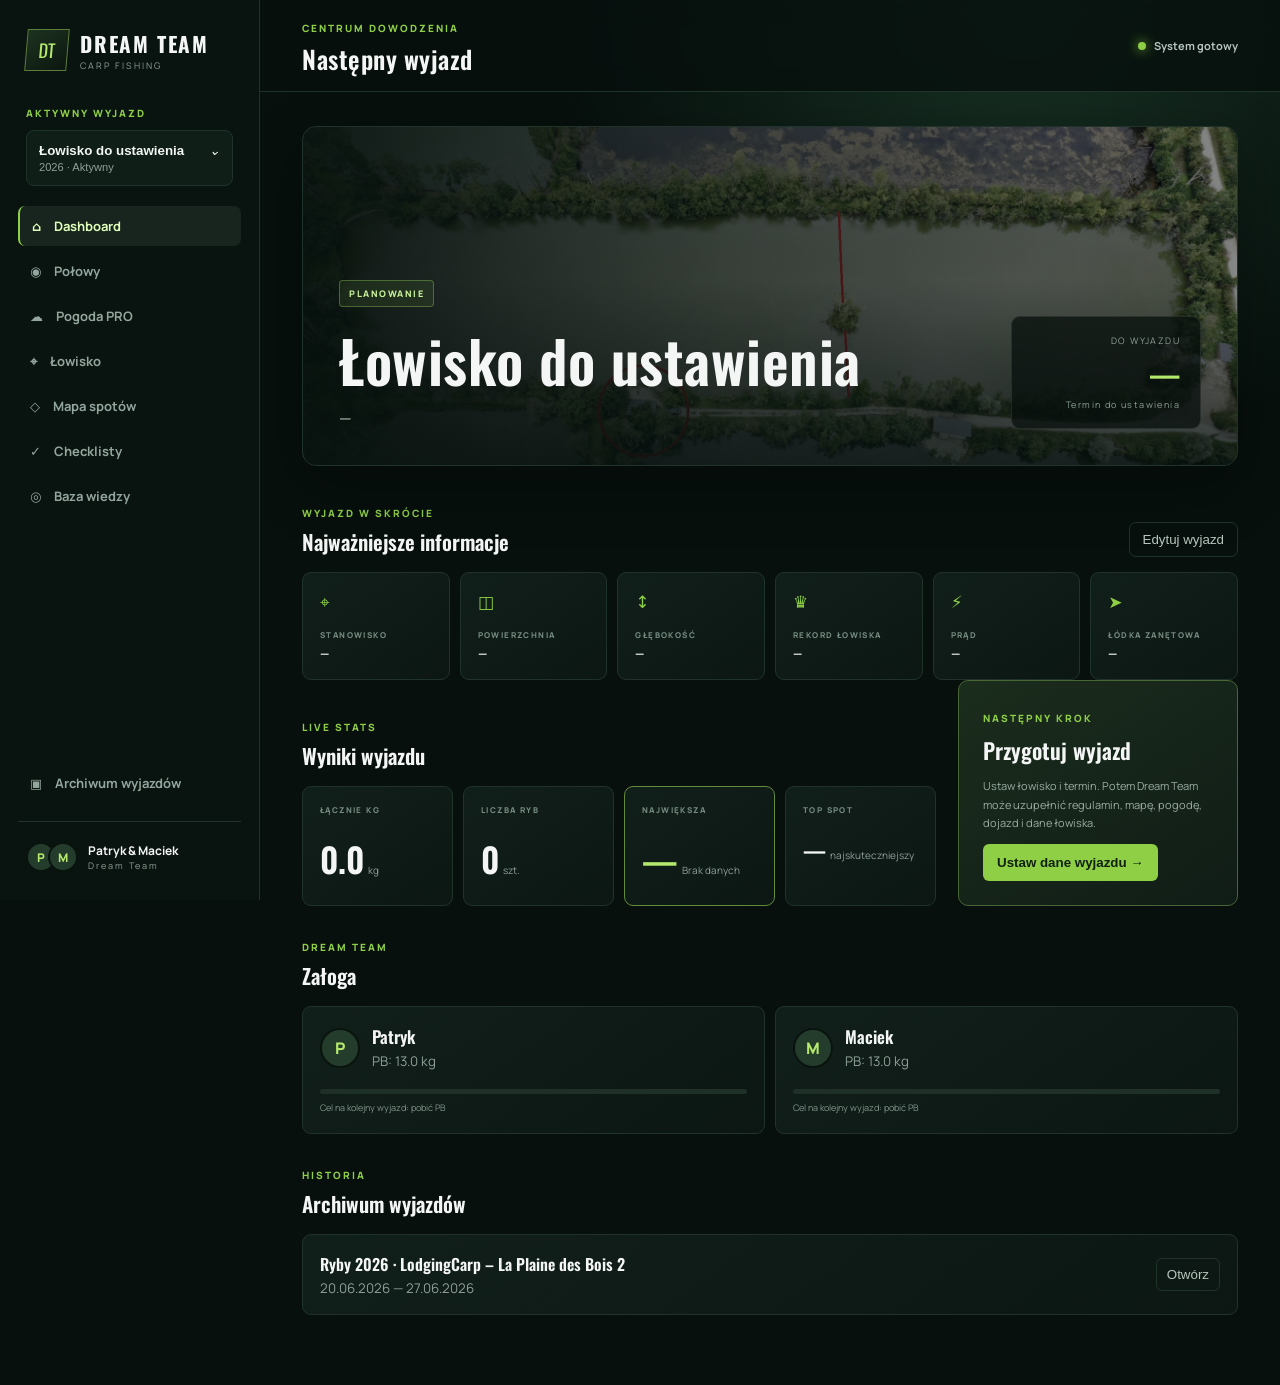
<file: dream-team/index.html>
<!doctype html>
<html lang="pl">
<head>
  <meta charset="utf-8">
  <meta name="viewport" content="width=device-width,initial-scale=1">
  <meta name="theme-color" content="#07120e">
  <title>Dream Team | Carp Fishing Trip Manager</title>
  <link rel="preconnect" href="https://fonts.googleapis.com">
  <link rel="preconnect" href="https://fonts.gstatic.com" crossorigin>
  <link href="https://fonts.googleapis.com/css2?family=Manrope:wght@400;600;700;800&family=Oswald:wght@500;600&display=swap" rel="stylesheet">
  <link rel="stylesheet" href="style.css">
</head>
<body>
  <div class="app-shell">
    <aside class="sidebar" id="sidebar">
      <a class="brand" href="#">
        <span class="brand-mark">DT</span>
        <span><b>DREAM TEAM</b><small>CARP FISHING</small></span>
      </a>

      <div class="trip-switcher">
        <span class="eyebrow">AKTYWNY WYJAZD</span>
        <button id="tripButton" class="trip-button"><span><b id="tripButtonName">Ładowanie…</b><small id="tripButtonMeta">—</small></span><i>⌄</i></button>
        <div id="tripMenu" class="trip-menu hidden"></div>
      </div>

      <nav>
        <a class="active" href="#dashboard">⌂ <span>Dashboard</span></a>
        <a href="#catches">◉ <span>Połowy</span></a>
        <a href="#weather">☁ <span>Pogoda PRO</span></a>
        <a href="#lake">⌖ <span>Łowisko</span></a>
        <a href="#map">◇ <span>Mapa spotów</span></a>
        <a href="#checklists">✓ <span>Checklisty</span></a>
        <a href="#knowledge">◎ <span>Baza wiedzy</span></a>
      </nav>

      <div class="sidebar-bottom">
        <a href="#archive">▣ <span>Archiwum wyjazdów</span></a>
        <div class="crew"><div class="avatars"><span>P</span><span>M</span></div><div><b>Patryk & Maciek</b><small>Dream Team</small></div></div>
      </div>
    </aside>

    <main>
      <header class="topbar">
        <button class="mobile-menu" id="mobileMenu">☰</button>
        <div><span class="eyebrow">CENTRUM DOWODZENIA</span><h1 id="pageTitle">Dream Team</h1></div>
        <div class="status-pill"><span></span><b>System gotowy</b></div>
      </header>

      <section class="content" id="dashboard">
        <article class="hero">
          <img id="lakeImage" src="../assets/img/lowisko.jpg" alt="Łowisko">
          <div class="hero-overlay"></div>
          <div class="hero-content">
            <div><span class="badge" id="tripStatus">PLANOWANIE</span><h2 id="lakeName">Łowisko do ustawienia</h2><p id="tripLocation">Nowy wyjazd Dream Team</p></div>
            <div class="countdown"><span>DO WYJAZDU</span><strong id="countdown">—</strong><small id="tripDates">Termin do ustawienia</small></div>
          </div>
        </article>

        <div class="section-title"><div><span class="eyebrow">WYJAZD W SKRÓCIE</span><h3>Najważniejsze informacje</h3></div><button class="ghost" id="editTrip">Edytuj wyjazd</button></div>
        <section class="info-grid">
          <article><span class="icon">⌖</span><small>STANOWISKO</small><b id="peg">—</b></article>
          <article><span class="icon">◫</span><small>POWIERZCHNIA</small><b id="waterSize">—</b></article>
          <article><span class="icon">↕</span><small>GŁĘBOKOŚĆ</small><b id="depth">—</b></article>
          <article><span class="icon">♛</span><small>REKORD ŁOWISKA</small><b id="carpRecord">—</b></article>
          <article><span class="icon">⚡</span><small>PRĄD</small><b id="power">—</b></article>
          <article><span class="icon">➤</span><small>ŁÓDKA ZANĘTOWA</small><b id="baitBoat">—</b></article>
        </section>

        <div class="dashboard-grid">
          <section>
            <div class="section-title compact"><div><span class="eyebrow">LIVE STATS</span><h3>Wyniki wyjazdu</h3></div></div>
            <div class="stats-grid">
              <article><small>ŁĄCZNIE KG</small><strong id="totalWeight">0.0</strong><em>kg</em></article>
              <article><small>LICZBA RYB</small><strong id="fishCount">0</strong><em>szt.</em></article>
              <article class="accent"><small>NAJWIĘKSZA</small><strong id="biggestFish">—</strong><em id="biggestAngler">Brak danych</em></article>
              <article><small>TOP SPOT</small><strong class="text-stat" id="bestSpot">—</strong><em>najskuteczniejszy</em></article>
            </div>
          </section>

          <aside class="next-action">
            <span class="eyebrow">NASTĘPNY KROK</span>
            <h3>Przygotuj wyjazd</h3>
            <p id="nextActionText">Ustaw łowisko i termin. Potem Dream Team może uzupełnić regulamin, mapę, pogodę, dojazd i dane łowiska.</p>
            <button id="setupTrip">Ustaw dane wyjazdu →</button>
          </aside>
        </div>

        <section class="crew-section">
          <div class="section-title compact"><div><span class="eyebrow">DREAM TEAM</span><h3>Załoga</h3></div></div>
          <div class="angler-grid">
            <article><div class="angler-head"><span>P</span><div><h4>Patryk</h4><small>PB: 13.0 kg</small></div></div><div class="pb"><span><i id="patrykPbBar"></i></span><small id="patrykPb">Cel na kolejny wyjazd: pobić PB</small></div></article>
            <article><div class="angler-head"><span>M</span><div><h4>Maciek</h4><small>PB: 13.0 kg</small></div></div><div class="pb"><span><i id="maciekPbBar"></i></span><small id="maciekPb">Cel na kolejny wyjazd: pobić PB</small></div></article>
          </div>
        </section>

        <section id="archive" class="archive">
          <div class="section-title compact"><div><span class="eyebrow">HISTORIA</span><h3>Archiwum wyjazdów</h3></div></div>
          <div id="archiveList" class="archive-list"></div>
        </section>
      </section>
    </main>
  </div>

  <dialog id="tripDialog">
    <form method="dialog" id="tripForm">
      <div class="dialog-head"><div><span class="eyebrow">KONFIGURACJA</span><h3>Ustaw aktywny wyjazd</h3></div><button value="cancel" class="close">×</button></div>
      <label>Nazwa łowiska<input id="inputLake" required placeholder="np. Lac de Curton"></label>
      <div class="form-grid"><label>Data od<input id="inputStart" type="date" required></label><label>Data do<input id="inputEnd" type="date" required></label></div>
      <label>Kraj / lokalizacja<input id="inputCountry" placeholder="np. Francja"></label>
      <label>Stanowisko<input id="inputPeg" placeholder="jeżeli już znane"></label>
      <p class="form-note">To jest prototyp warstwy danych. Po zatwierdzeniu łowiska kolejnym etapem będzie research i automatyczne uzupełnienie pełnego profilu wyjazdu.</p>
      <button class="primary" id="saveTrip" value="default">Zapisz wyjazd</button>
    </form>
  </dialog>

  <script src="app.js"></script>
</body>
</html>
</file>
<file: dream-team/style.css>
:root{--bg:#07100d;--panel:#0d1915;--panel2:#111f1a;--line:#20332b;--text:#f3f6f4;--muted:#8da097;--green:#8fcf45;--green2:#b4e96d;--shadow:0 20px 60px #0005}*{box-sizing:border-box}html{scroll-behavior:smooth}body{margin:0;background:radial-gradient(circle at 80% 0,#183124 0,transparent 27%),var(--bg);color:var(--text);font-family:Manrope,system-ui,sans-serif}.app-shell{min-height:100vh}.sidebar{position:fixed;inset:0 auto 0 0;width:260px;background:#09130f;border-right:1px solid var(--line);padding:28px 18px;display:flex;flex-direction:column;z-index:20}.brand{display:flex;gap:12px;align-items:center;color:var(--text);text-decoration:none;padding:0 8px 28px}.brand-mark{display:grid;place-items:center;width:42px;height:42px;border:1px solid #5e7d3d;background:linear-gradient(145deg,#1d3320,#0b160f);color:var(--green2);font-family:Oswald;font-size:18px;transform:skew(-5deg)}.brand b{font-family:Oswald;letter-spacing:1.8px;font-size:21px}.brand small,.crew small{display:block;color:var(--muted);font-size:9px;letter-spacing:2px}.eyebrow{color:var(--green);font-size:10px;font-weight:800;letter-spacing:2px}.trip-switcher{padding:0 8px 20px;position:relative}.trip-button{width:100%;margin-top:8px;border:1px solid var(--line);background:#101e18;color:var(--text);border-radius:8px;padding:12px;display:flex;justify-content:space-between;text-align:left}.trip-button small{display:block;color:var(--muted);margin-top:3px}.trip-menu{position:absolute;left:8px;right:8px;top:75px;background:#122019;border:1px solid var(--line);border-radius:8px;box-shadow:var(--shadow);overflow:hidden;z-index:5}.trip-menu button{width:100%;padding:12px;border:0;border-bottom:1px solid var(--line);background:transparent;color:var(--text);text-align:left}.trip-menu button:hover{background:#1a2a22}.hidden{display:none}.sidebar nav{display:grid;gap:5px}.sidebar nav a,.sidebar-bottom>a{padding:11px 12px;border-radius:7px;color:#93a69d;text-decoration:none;font-size:13px;font-weight:700}.sidebar nav a:hover,.sidebar nav a.active{color:#dfffb8;background:#17251e}.sidebar nav a.active{border-left:2px solid var(--green)}.sidebar nav a span,.sidebar-bottom>a span{margin-left:10px}.sidebar-bottom{margin-top:auto;display:grid;gap:18px}.crew{border-top:1px solid var(--line);padding:20px 8px 0;display:flex;align-items:center;gap:10px;font-size:12px}.avatars{display:flex}.avatars span,.angler-head>span{display:grid;place-items:center;border-radius:50%;background:#243c2c;border:2px solid #0a140f;width:30px;height:30px;color:var(--green2);font-weight:800}.avatars span+span{margin-left:-8px}main{margin-left:260px;min-height:100vh}.topbar{height:92px;border-bottom:1px solid var(--line);padding:0 42px;display:flex;align-items:center;justify-content:space-between;background:#07100dcc;backdrop-filter:blur(14px);position:sticky;top:0;z-index:10}.topbar h1{font:600 25px Oswald;margin:3px 0 0;letter-spacing:.5px}.status-pill{display:flex;gap:8px;align-items:center;color:#b7c5be;font-size:11px}.status-pill span{width:8px;height:8px;border-radius:50%;background:var(--green);box-shadow:0 0 12px var(--green)}.mobile-menu{display:none}.content{max-width:1480px;margin:auto;padding:34px 42px 70px}.hero{height:340px;border:1px solid var(--line);border-radius:14px;overflow:hidden;position:relative;box-shadow:var(--shadow)}.hero>img{width:100%;height:100%;object-fit:cover;filter:saturate(.75) brightness(.65)}.hero-overlay{position:absolute;inset:0;background:linear-gradient(90deg,#06100de8 0,#06100d80 45%,#06100d35),linear-gradient(0deg,#06100db0,transparent 55%)}.hero-content{position:absolute;inset:0;padding:36px;display:flex;align-items:flex-end;justify-content:space-between}.hero h2{font:600 clamp(32px,5vw,58px) Oswald;letter-spacing:.5px;margin:10px 0 4px;max-width:760px}.hero p{color:#c3cec8;margin:0}.badge{display:inline-block;padding:6px 9px;border:1px solid #87b75270;background:#5b803329;color:#c9f39b;border-radius:4px;font-size:9px;font-weight:800;letter-spacing:1.5px}.countdown{text-align:right;background:#07100dbd;border:1px solid #ffffff18;padding:17px 20px;border-radius:9px;min-width:190px}.countdown span,.countdown small{display:block;color:var(--muted);font-size:9px;letter-spacing:1.4px}.countdown strong{font:600 30px Oswald;color:var(--green2);display:block;margin:3px 0}.section-title{display:flex;align-items:end;justify-content:space-between;margin:34px 0 15px}.section-title.compact{margin-top:28px}.section-title h3{font:600 21px Oswald;margin:4px 0 0}.ghost{border:1px solid var(--line);background:transparent;color:#b8c7bf;padding:9px 13px;border-radius:7px}.info-grid{display:grid;grid-template-columns:repeat(6,1fr);gap:10px}.info-grid article,.stats-grid article,.angler-grid article,.archive-item{background:linear-gradient(145deg,#111f1a,#0c1713);border:1px solid var(--line);border-radius:9px;padding:17px}.info-grid .icon{display:block;color:var(--green);font-size:17px;margin-bottom:16px}.info-grid small,.stats-grid small{display:block;color:#758b80;font-size:8px;font-weight:800;letter-spacing:1.4px}.info-grid b{display:block;font-size:12px;margin-top:5px}.dashboard-grid{display:grid;grid-template-columns:minmax(0,2fr) minmax(280px,.7fr);gap:22px;align-items:end}.stats-grid{display:grid;grid-template-columns:repeat(4,1fr);gap:10px}.stats-grid article{position:relative;min-height:120px}.stats-grid strong{font:600 34px Oswald;display:inline-block;margin-top:18px}.stats-grid em{font-style:normal;color:var(--muted);font-size:10px;margin-left:4px}.stats-grid .accent{border-color:#648a3b}.stats-grid .accent strong{color:var(--green2)}.stats-grid .text-stat{font-size:22px}.next-action{background:linear-gradient(145deg,#1b2d1d,#101c16);border:1px solid #496637;border-radius:10px;padding:24px;min-height:178px}.next-action h3{font:600 22px Oswald;margin:7px 0}.next-action p{color:#9bada3;font-size:11px;line-height:1.7}.next-action button,.primary{border:0;background:var(--green);color:#10200f;padding:11px 14px;border-radius:6px;font-weight:800}.angler-grid{display:grid;grid-template-columns:1fr 1fr;gap:10px}.angler-head{display:flex;gap:12px;align-items:center}.angler-head>span{width:40px;height:40px}.angler-head h4{margin:0;font:600 17px Oswald}.angler-head small{color:var(--muted)}.pb{margin-top:18px}.pb>span{height:5px;background:#1f3028;border-radius:9px;display:block;overflow:hidden}.pb i{display:block;height:100%;width:0;background:var(--green)}.pb small{color:#82968b;font-size:9px}.archive-list{display:grid;gap:8px}.archive-item{display:flex;justify-content:space-between;align-items:center}.archive-item b{font:600 16px Oswald}.archive-item small{color:var(--muted);display:block;margin-top:3px}.archive-item button{background:transparent;border:1px solid var(--line);color:#b5c6bc;padding:8px 10px;border-radius:6px}dialog{width:min(520px,calc(100% - 30px));background:#0e1a15;color:var(--text);border:1px solid #30473b;border-radius:12px;box-shadow:var(--shadow);padding:0}dialog::backdrop{background:#000a;backdrop-filter:blur(5px)}dialog form{padding:24px}.dialog-head{display:flex;justify-content:space-between}.dialog-head h3{font:600 24px Oswald;margin:5px 0 20px}.close{background:transparent;border:0;color:#fff;font-size:25px}label{display:block;color:#9caf9f;font-size:10px;font-weight:700;letter-spacing:.6px;margin:12px 0}input{display:block;width:100%;margin-top:7px;padding:12px;background:#09130f;border:1px solid var(--line);border-radius:6px;color:#fff}.form-grid{display:grid;grid-template-columns:1fr 1fr;gap:10px}.form-note{font-size:10px;line-height:1.6;color:#82968b;border-left:2px solid var(--green);padding-left:10px}.primary{width:100%;margin-top:8px}.empty-state{color:var(--muted);font-size:12px}@media(max-width:1050px){.info-grid{grid-template-columns:repeat(3,1fr)}.dashboard-grid{grid-template-columns:1fr}.stats-grid{grid-template-columns:repeat(2,1fr)}}@media(max-width:760px){.sidebar{transform:translateX(-100%);transition:.25s}.sidebar.open{transform:translateX(0);box-shadow:0 0 80px #000}.mobile-menu{display:block;background:transparent;border:1px solid var(--line);color:#fff;border-radius:6px;padding:8px 10px}main{margin-left:0}.topbar{height:76px;padding:0 18px}.topbar>div:first-of-type .eyebrow,.status-pill b{display:none}.content{padding:18px 14px 50px}.hero{height:390px}.hero-content{padding:22px;display:flex;flex-direction:column;align-items:flex-start;justify-content:flex-end;gap:18px}.countdown{text-align:left;min-width:100%}.info-grid{grid-template-columns:repeat(2,1fr)}.angler-grid{grid-template-columns:1fr}.section-title{margin-top:27px}.stats-grid{grid-template-columns:1fr 1fr}.archive-item{gap:10px}.hero h2{font-size:36px}.ghost{font-size:10px}}
</file>
